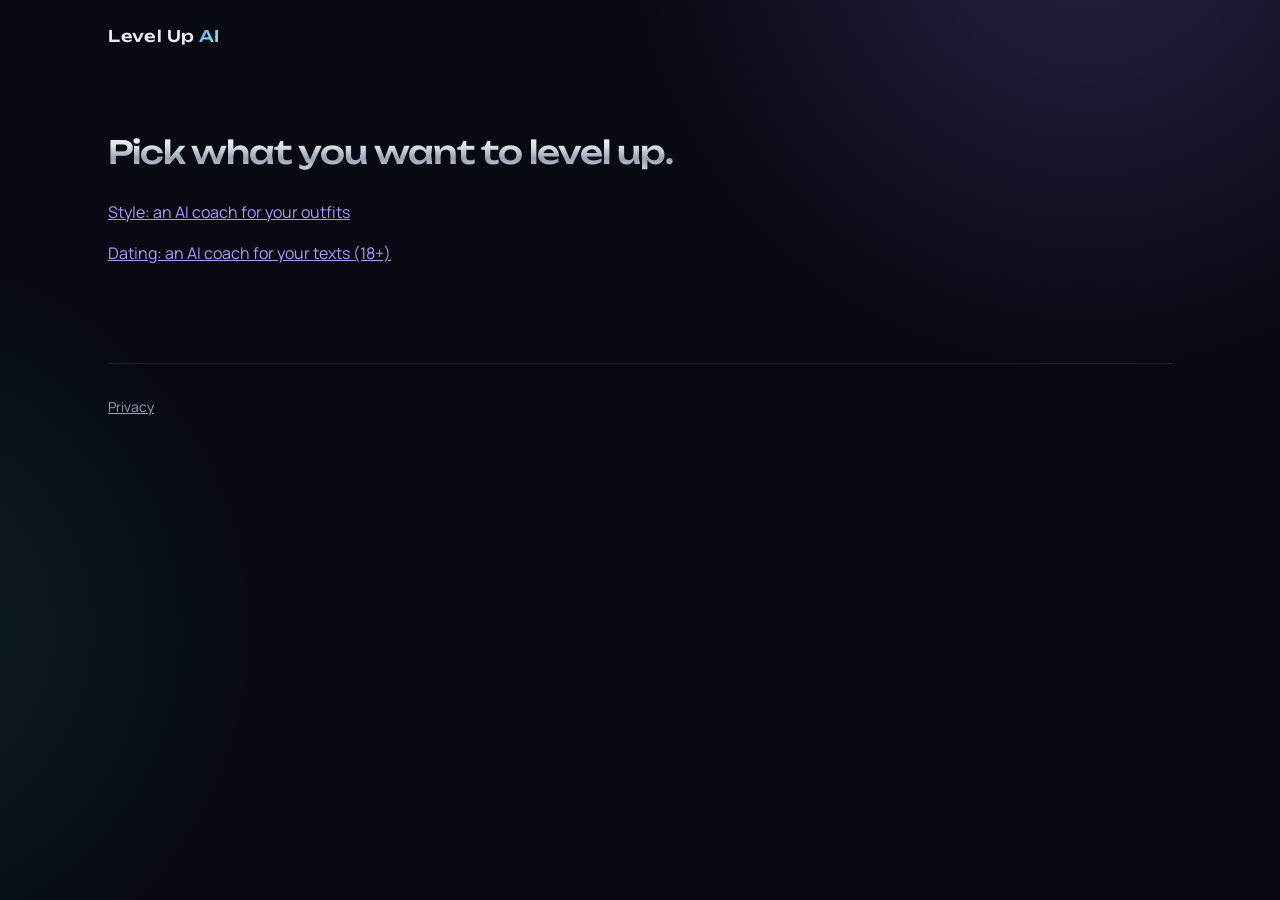
<file: index.html>
<!doctype html>
<html lang="en">
<head>
  <meta charset="utf-8">
  <meta name="viewport" content="width=device-width, initial-scale=1">
  <title>Level Up AI</title>
  <meta name="robots" content="noindex">
  <link rel="preconnect" href="https://fonts.googleapis.com">
  <link rel="preconnect" href="https://fonts.gstatic.com" crossorigin>
  <link href="https://fonts.googleapis.com/css2?family=Unbounded:wght@500;600&family=Manrope:wght@400;500;600;700&display=swap" rel="stylesheet">
  <link rel="stylesheet" href="assets/styles.css">
</head>
<body>
  <div class="wrap">
    <header class="top"><span class="brand">Level Up <span>AI</span></span></header>
    <main class="doc">
      <h1>Pick what you want to level up.</h1>
      <p><a href="style.html">Style: an AI coach for your outfits</a></p>
      <p><a href="dating.html">Dating: an AI coach for your texts (18+)</a></p>
    </main>
    <footer><a href="privacy.html">Privacy</a></footer>
  </div>
</body>
</html>
</file>
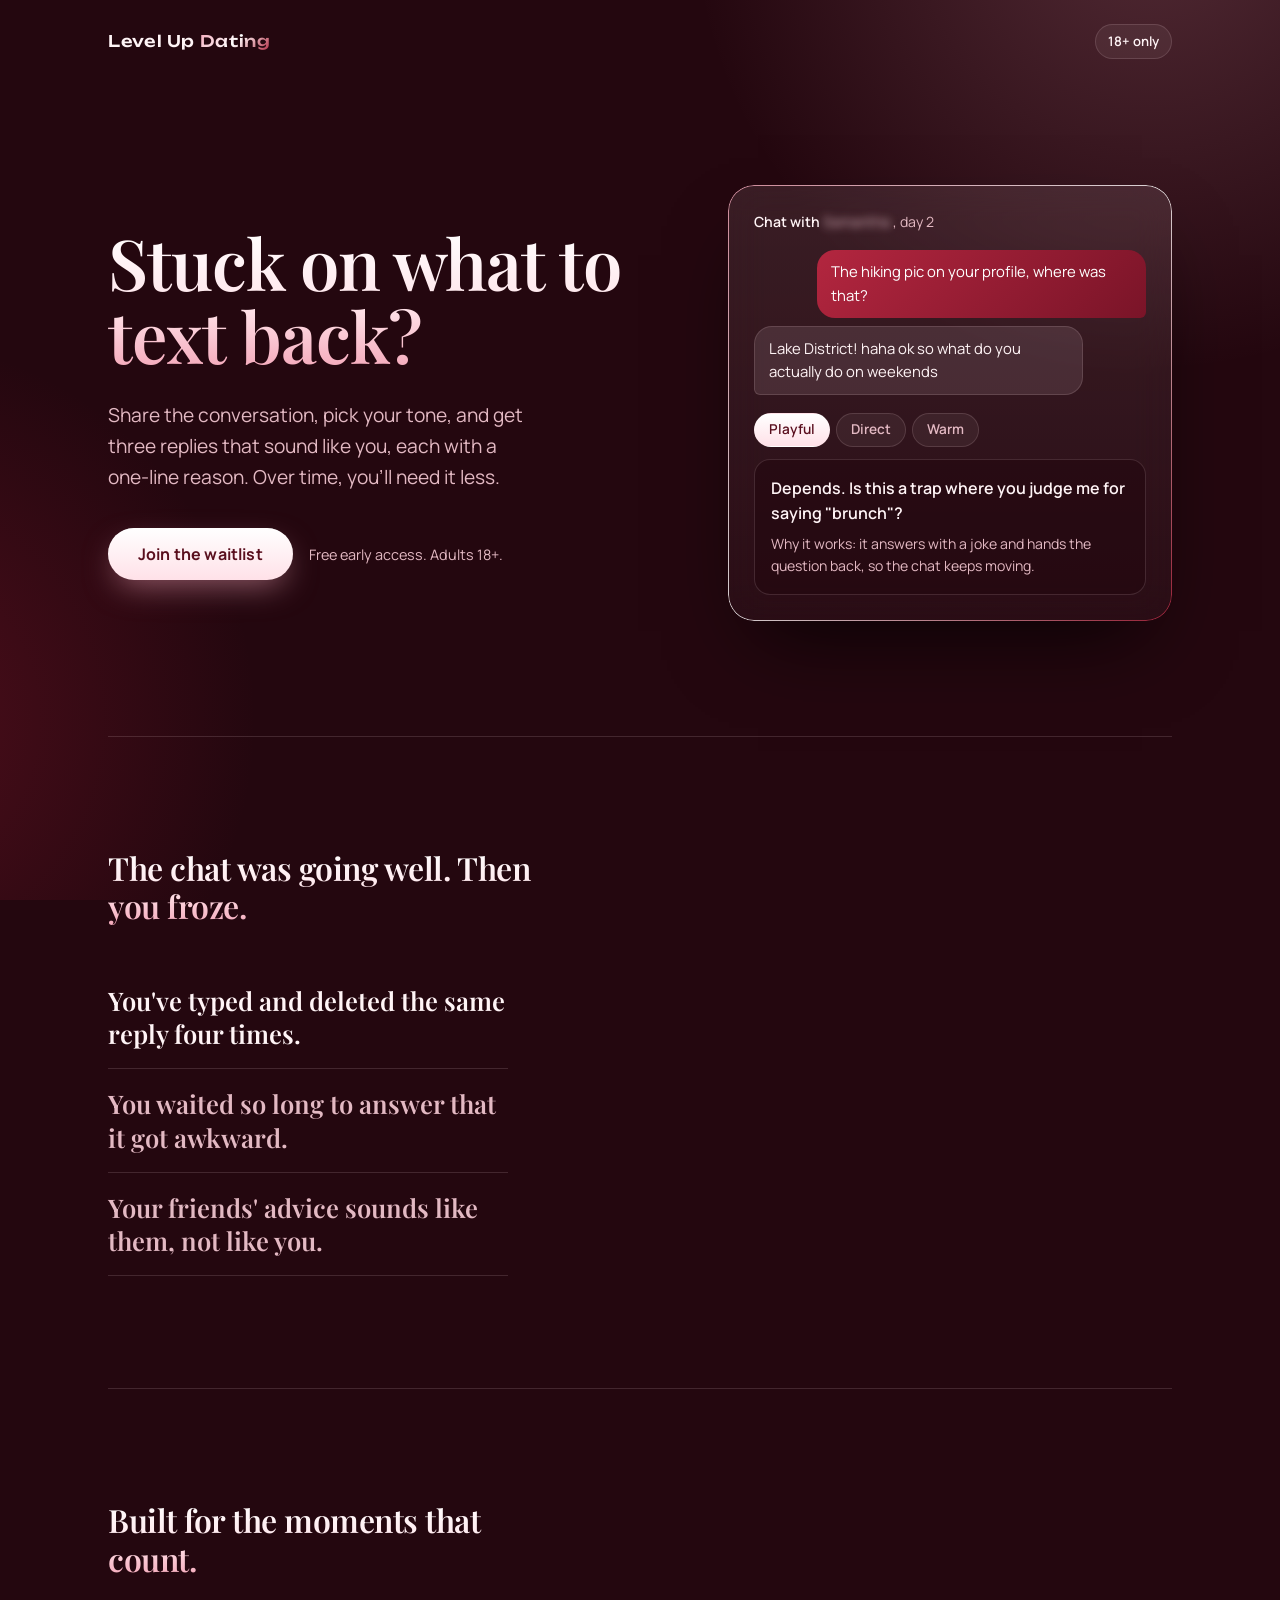
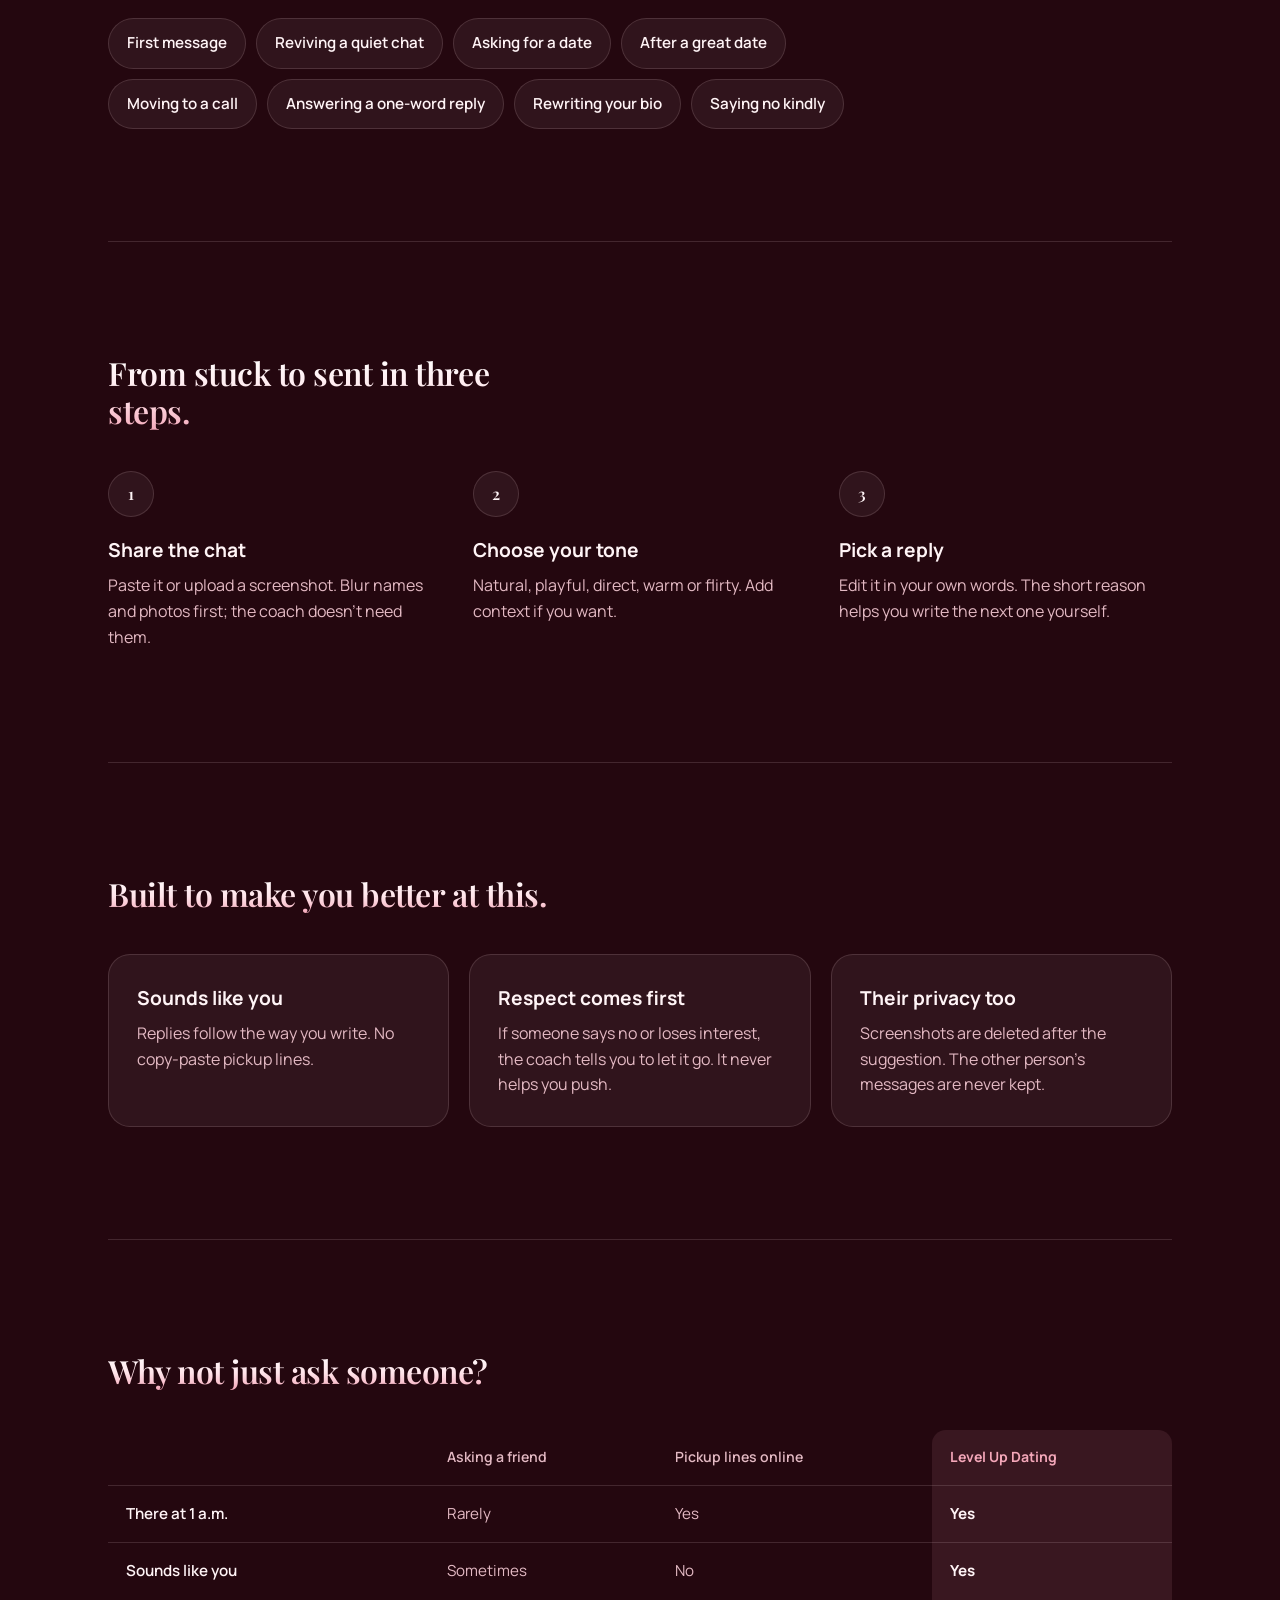
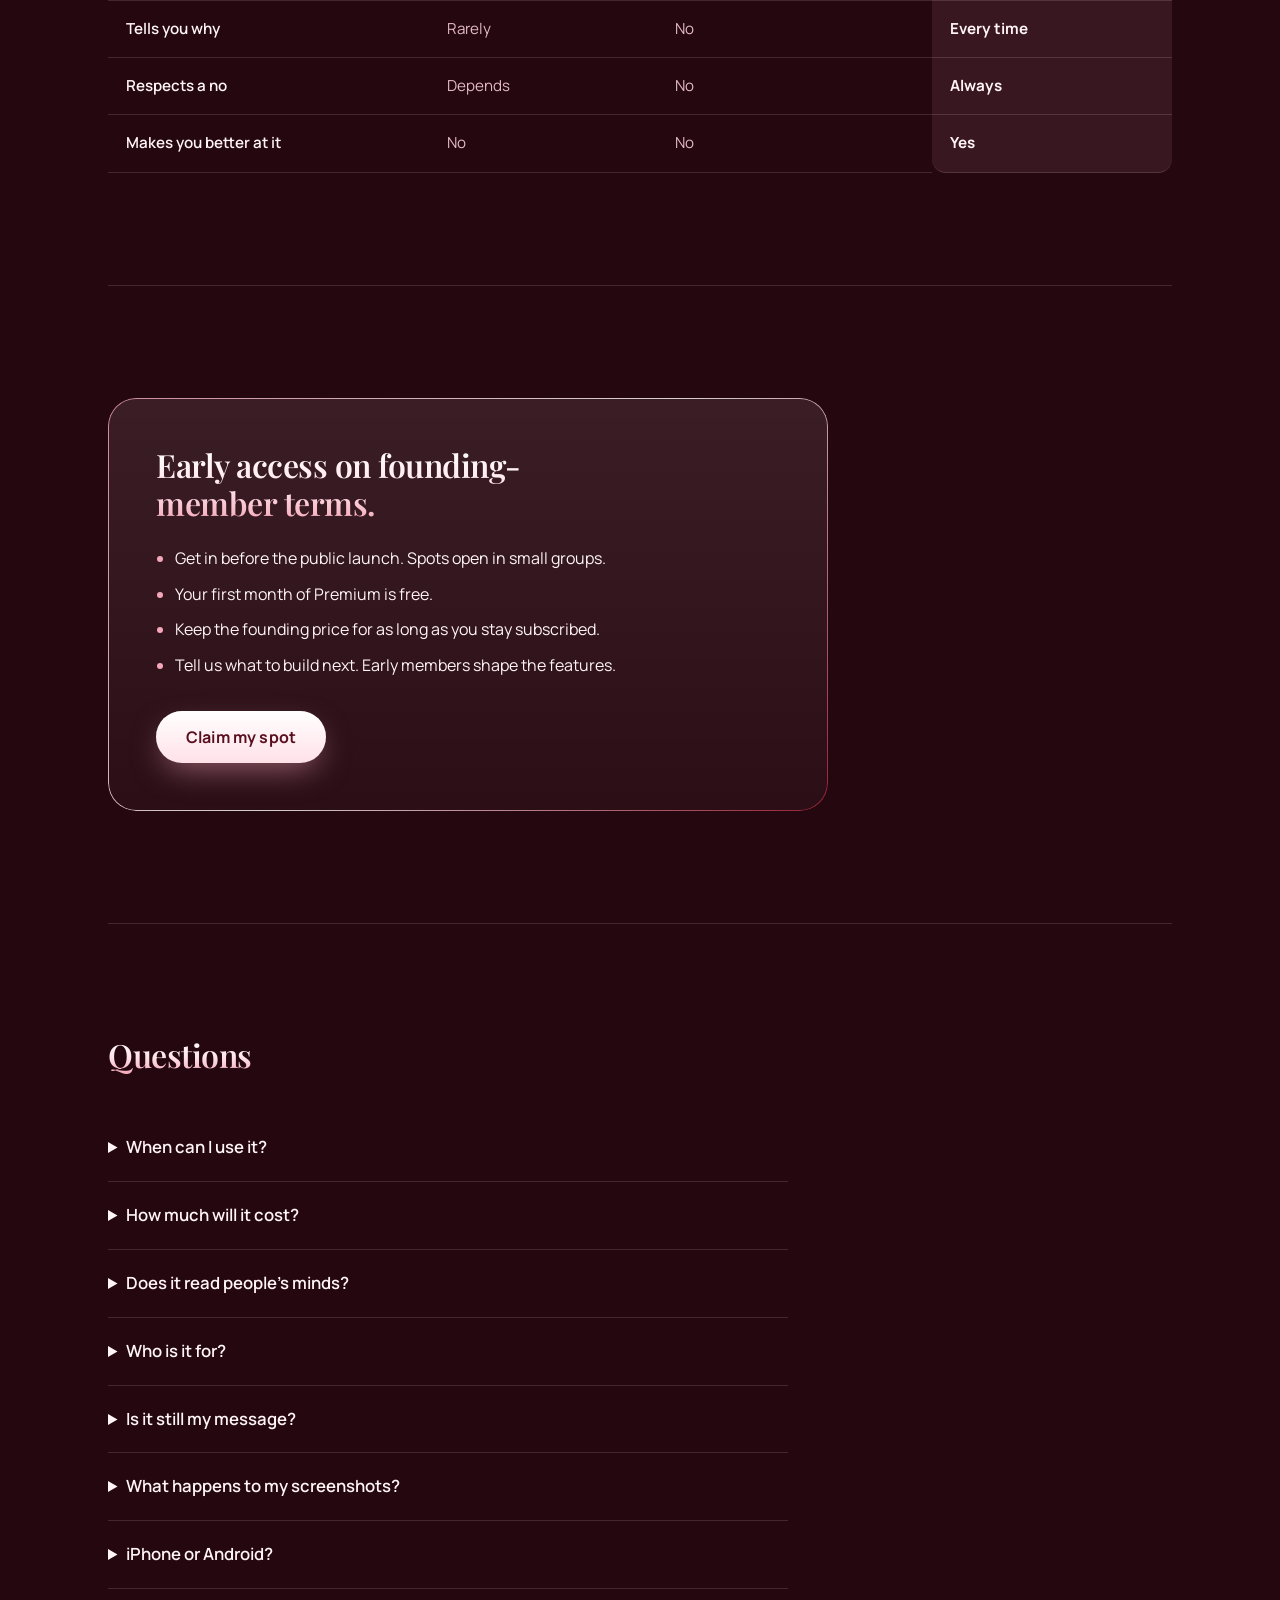
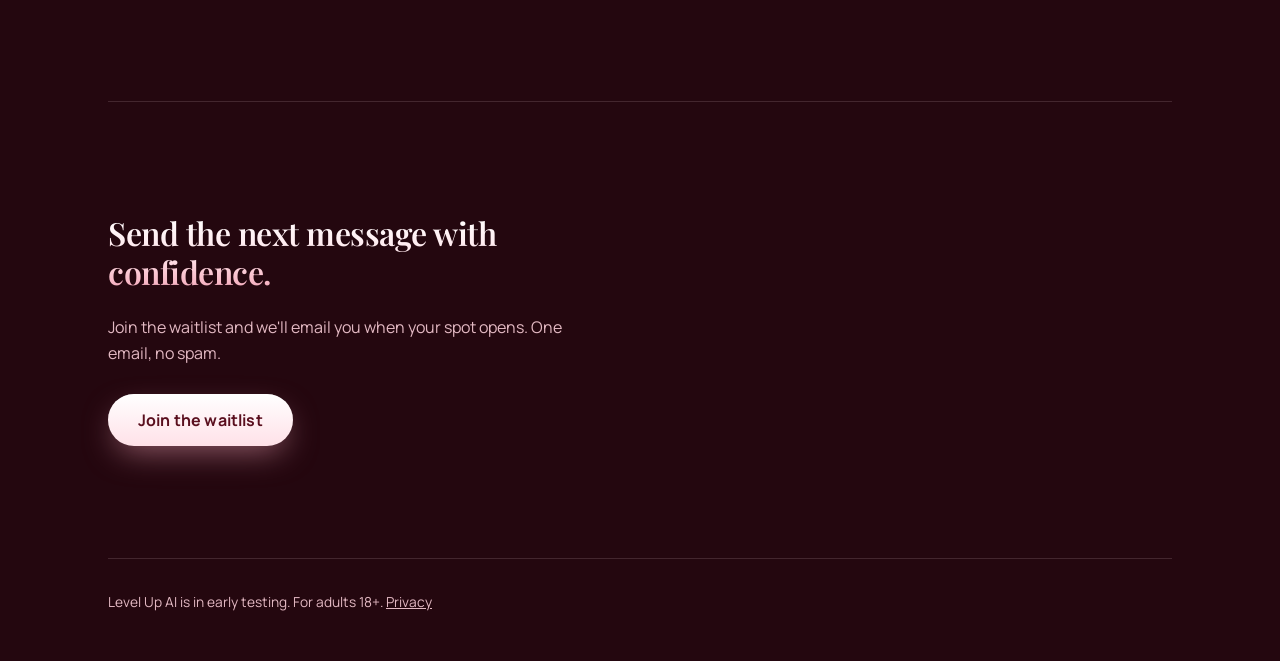
<file: dating.html>
<!doctype html>
<html lang="en">
<head>
  <meta charset="utf-8">
  <meta name="viewport" content="width=device-width, initial-scale=1">
  <title>Level Up Dating – your AI texting coach</title>
  <meta name="description" content="Share a dating conversation, pick your tone, and get replies that sound like you, each with a short reason. For adults 18+.">
  <link rel="preconnect" href="https://fonts.googleapis.com">
  <link rel="preconnect" href="https://fonts.gstatic.com" crossorigin>
  <link href="https://fonts.googleapis.com/css2?family=Unbounded:wght@500;600&family=Playfair+Display:wght@500;600&family=Manrope:wght@400;500;600;700&display=swap" rel="stylesheet">
  <link rel="stylesheet" href="assets/styles.css">
  <!-- Mesure d'audience sans cookie (GoatCounter). Remplacer GOATCOUNTER_CODE. -->
  <script data-goatcounter="https://GOATCOUNTER_CODE.goatcounter.com/count" async src="//gc.zgo.at/count.js"></script>
  <!-- Formulaire de liste d'attente (Tally) -->
  <script async src="https://tally.so/widgets/embed.js"></script>
</head>
<body class="theme-dating">
  <div class="wrap">
    <header class="top">
      <a class="brand" href="./">Level Up <span>Dating</span></a>
      <span class="age-flag">18+ only</span>
    </header>

    <main>
      <div class="hero">
        <div>
          <h1>Stuck on what to text back?</h1>
          <p class="lede">Share the conversation, pick your tone, and get three replies that sound like you, each with a one-line reason. Over time, you'll need it less.</p>
          <div class="cta-row">
            <button class="btn" type="button" data-tally-open="TALLY_FORM_ID_DATING" data-tally-layout="modal" data-tally-width="460" data-goatcounter-click="waitlist-open-dating">Join the waitlist</button>
            <span class="cta-note">Free early access. Adults 18+.</span>
          </div>
        </div>

        <figure class="demo" aria-label="Example of a reply suggestion">
          <p class="demo-context"><strong>Chat with</strong> <span class="blur" aria-hidden="true">Samantha</span> <span class="visually-hidden">a match (name hidden)</span>, day 2</p>
          <div class="chat">
            <p class="bubble you">The hiking pic on your profile, where was that?</p>
            <p class="bubble them">Lake District! haha ok so what do you actually do on weekends</p>
          </div>
          <div class="tones" role="group" aria-label="Tone">
            <button class="tone" type="button" aria-pressed="true" data-tone="playful">Playful</button>
            <button class="tone" type="button" aria-pressed="false" data-tone="direct">Direct</button>
            <button class="tone" type="button" aria-pressed="false" data-tone="warm">Warm</button>
          </div>
          <div class="reply" aria-live="polite">
            <p class="text" id="reply-text">Depends. Is this a trap where you judge me for saying "brunch"?</p>
            <p class="why" id="reply-why">Why it works: it answers with a joke and hands the question back, so the chat keeps moving.</p>
          </div>
        </figure>
      </div>

      <section class="band" aria-labelledby="pain">
        <h2 id="pain">The chat was going well. Then you froze.</h2>
        <ul class="pain">
          <li>You've typed and deleted the same reply four times.</li>
          <li>You waited so long to answer that it got awkward.</li>
          <li>Your friends' advice sounds like them, not like you.</li>
        </ul>
      </section>

      <section class="band" aria-labelledby="moments">
        <h2 id="moments">Built for the moments that count.</h2>
        <ul class="occasions">
          <li>First message</li><li>Reviving a quiet chat</li><li>Asking for a date</li><li>After a great date</li>
          <li>Moving to a call</li><li>Answering a one-word reply</li><li>Rewriting your bio</li><li>Saying no kindly</li>
        </ul>
      </section>

      <section class="band" aria-labelledby="how">
        <h2 id="how">From stuck to sent in three steps.</h2>
        <ol class="steps">
          <li><h3>Share the chat</h3><p>Paste it or upload a screenshot. Blur names and photos first; the coach doesn't need them.</p></li>
          <li><h3>Choose your tone</h3><p>Natural, playful, direct, warm or flirty. Add context if you want.</p></li>
          <li><h3>Pick a reply</h3><p>Edit it in your own words. The short reason helps you write the next one yourself.</p></li>
        </ol>
      </section>

      <section class="band" aria-labelledby="diff">
        <h2 id="diff">Built to make you better at this.</h2>
        <div class="pillars">
          <div><h3>Sounds like you</h3><p>Replies follow the way you write. No copy-paste pickup lines.</p></div>
          <div><h3>Respect comes first</h3><p>If someone says no or loses interest, the coach tells you to let it go. It never helps you push.</p></div>
          <div><h3>Their privacy too</h3><p>Screenshots are deleted after the suggestion. The other person's messages are never kept.</p></div>
        </div>
      </section>

      <section class="band" aria-labelledby="compare">
        <h2 id="compare">Why not just ask someone?</h2>
        <div class="compare-wrap">
          <table class="compare">
            <thead>
              <tr><th scope="col"><span class="visually-hidden">Question</span></th><th scope="col">Asking a friend</th><th scope="col">Pickup lines online</th><th scope="col" class="us">Level Up Dating</th></tr>
            </thead>
            <tbody>
              <tr><th scope="row">There at 1 a.m.</th><td>Rarely</td><td>Yes</td><td class="us">Yes</td></tr>
              <tr><th scope="row">Sounds like you</th><td>Sometimes</td><td>No</td><td class="us">Yes</td></tr>
              <tr><th scope="row">Tells you why</th><td>Rarely</td><td>No</td><td class="us">Every time</td></tr>
              <tr><th scope="row">Respects a no</th><td>Depends</td><td>No</td><td class="us">Always</td></tr>
              <tr><th scope="row">Makes you better at it</th><td>No</td><td>No</td><td class="us">Yes</td></tr>
            </tbody>
          </table>
        </div>
      </section>

      <section class="band" aria-labelledby="offer">
        <div class="offer">
          <h2 id="offer">Early access on founding-member terms.</h2>
          <ul>
            <li>Get in before the public launch. Spots open in small groups.</li>
            <li>Your first month of Premium is free.</li>
            <li>Keep the founding price for as long as you stay subscribed.</li>
            <li>Tell us what to build next. Early members shape the features.</li>
          </ul>
          <button class="btn" type="button" data-tally-open="TALLY_FORM_ID_DATING" data-tally-layout="modal" data-tally-width="460" data-goatcounter-click="waitlist-open-dating-offer">Claim my spot</button>
        </div>
      </section>

      <section class="band faq" aria-labelledby="faq">
        <h2 id="faq">Questions</h2>
        <details>
          <summary>When can I use it?</summary>
          <p>We're opening access in small groups. People on the waitlist get in first.</p>
        </details>
        <details>
          <summary>How much will it cost?</summary>
          <p>There will be a free plan with a few replies per week. Premium is planned at around $7.99 a month for unlimited replies and profile help.</p>
        </details>
        <details>
          <summary>Does it read people's minds?</summary>
          <p>No. It can't know how someone feels from a few messages, and it says so when a chat is unclear.</p>
        </details>
        <details>
          <summary>Who is it for?</summary>
          <p>Adults 18 and over. You'll confirm your age when you join.</p>
        </details>
        <details>
          <summary>Is it still my message?</summary>
          <p>Yes. Suggestions follow the way you write, and you edit them before sending. The reasons help you write the next one on your own.</p>
        </details>
        <details>
          <summary>What happens to my screenshots?</summary>
          <p>They're used for the suggestion, then deleted. The other person's messages are never kept, shared or used to train AI models.</p>
        </details>
        <details>
          <summary>iPhone or Android?</summary>
          <p>Both. Early access starts in your phone's browser, so there's nothing to install.</p>
        </details>
      </section>

      <section class="band closing" aria-labelledby="close">
        <h2 id="close">Send the next message with confidence.</h2>
        <p>Join the waitlist and we'll email you when your spot opens. One email, no spam.</p>
        <button class="btn" type="button" data-tally-open="TALLY_FORM_ID_DATING" data-tally-layout="modal" data-tally-width="460" data-goatcounter-click="waitlist-open-dating-bottom">Join the waitlist</button>
      </section>
    </main>

    <footer>
      Level Up AI is in early testing. For adults 18+. <a href="privacy.html">Privacy</a>
    </footer>
  </div>

  <script>
    // Démonstration des tons : exemple statique, aucune IA appelée.
    const replies = {
      playful: ["Depends. Is this a trap where you judge me for saying \"brunch\"?",
                "Why it works: it answers with a joke and hands the question back, so the chat keeps moving."],
      direct:  ["Climbing on Saturdays, long walks on Sundays. Sounds like you'd beat me on a hill though.",
                "Why it works: a real answer plus a light link to her hiking photo gives her something to reply to."],
      warm:    ["Mostly outdoors, honestly. That Lake District photo made me want to go back. Do you go often?",
                "Why it works: it shares something true and shows interest in what she cares about."]
    };
    document.querySelectorAll('.tone').forEach(btn => {
      btn.addEventListener('click', () => {
        document.querySelectorAll('.tone').forEach(b => b.setAttribute('aria-pressed', 'false'));
        btn.setAttribute('aria-pressed', 'true');
        const [t, w] = replies[btn.dataset.tone];
        document.getElementById('reply-text').textContent = t;
        document.getElementById('reply-why').textContent = w;
      });
    });
  </script>
</body>
</html>
</file>
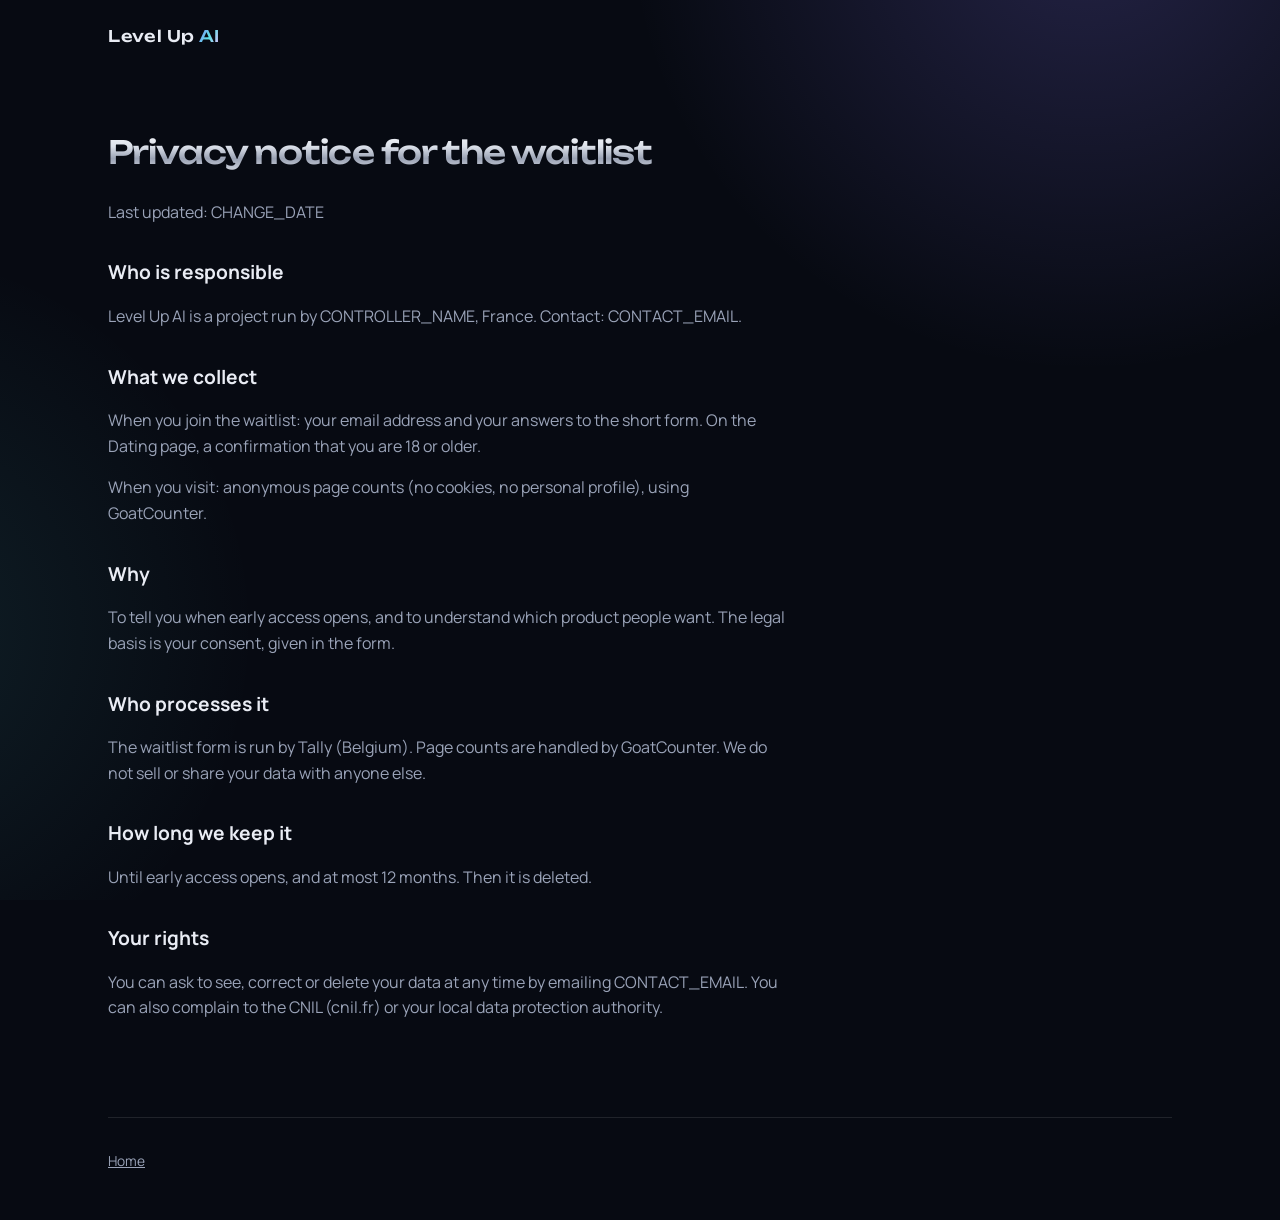
<file: privacy.html>
<!doctype html>
<html lang="en">
<head>
  <meta charset="utf-8">
  <meta name="viewport" content="width=device-width, initial-scale=1">
  <title>Privacy – Level Up AI</title>
  <meta name="robots" content="noindex">
  <link rel="preconnect" href="https://fonts.googleapis.com">
  <link rel="preconnect" href="https://fonts.gstatic.com" crossorigin>
  <link href="https://fonts.googleapis.com/css2?family=Unbounded:wght@500;600&family=Manrope:wght@400;500;600;700&display=swap" rel="stylesheet">
  <link rel="stylesheet" href="assets/styles.css">
</head>
<body>
  <div class="wrap">
    <header class="top"><a class="brand" href="./">Level Up <span>AI</span></a></header>
    <main class="doc">
      <h1>Privacy notice for the waitlist</h1>
      <p>Last updated: CHANGE_DATE</p>

      <h2>Who is responsible</h2>
      <p>Level Up AI is a project run by CONTROLLER_NAME, France. Contact: CONTACT_EMAIL.</p>

      <h2>What we collect</h2>
      <p>When you join the waitlist: your email address and your answers to the short form. On the Dating page, a confirmation that you are 18 or older.</p>
      <p>When you visit: anonymous page counts (no cookies, no personal profile), using GoatCounter.</p>

      <h2>Why</h2>
      <p>To tell you when early access opens, and to understand which product people want. The legal basis is your consent, given in the form.</p>

      <h2>Who processes it</h2>
      <p>The waitlist form is run by Tally (Belgium). Page counts are handled by GoatCounter. We do not sell or share your data with anyone else.</p>

      <h2>How long we keep it</h2>
      <p>Until early access opens, and at most 12 months. Then it is deleted.</p>

      <h2>Your rights</h2>
      <p>You can ask to see, correct or delete your data at any time by emailing CONTACT_EMAIL. You can also complain to the CNIL (cnil.fr) or your local data protection authority.</p>
    </main>
    <footer><a href="./">Home</a></footer>
  </div>
</body>
</html>
</file>
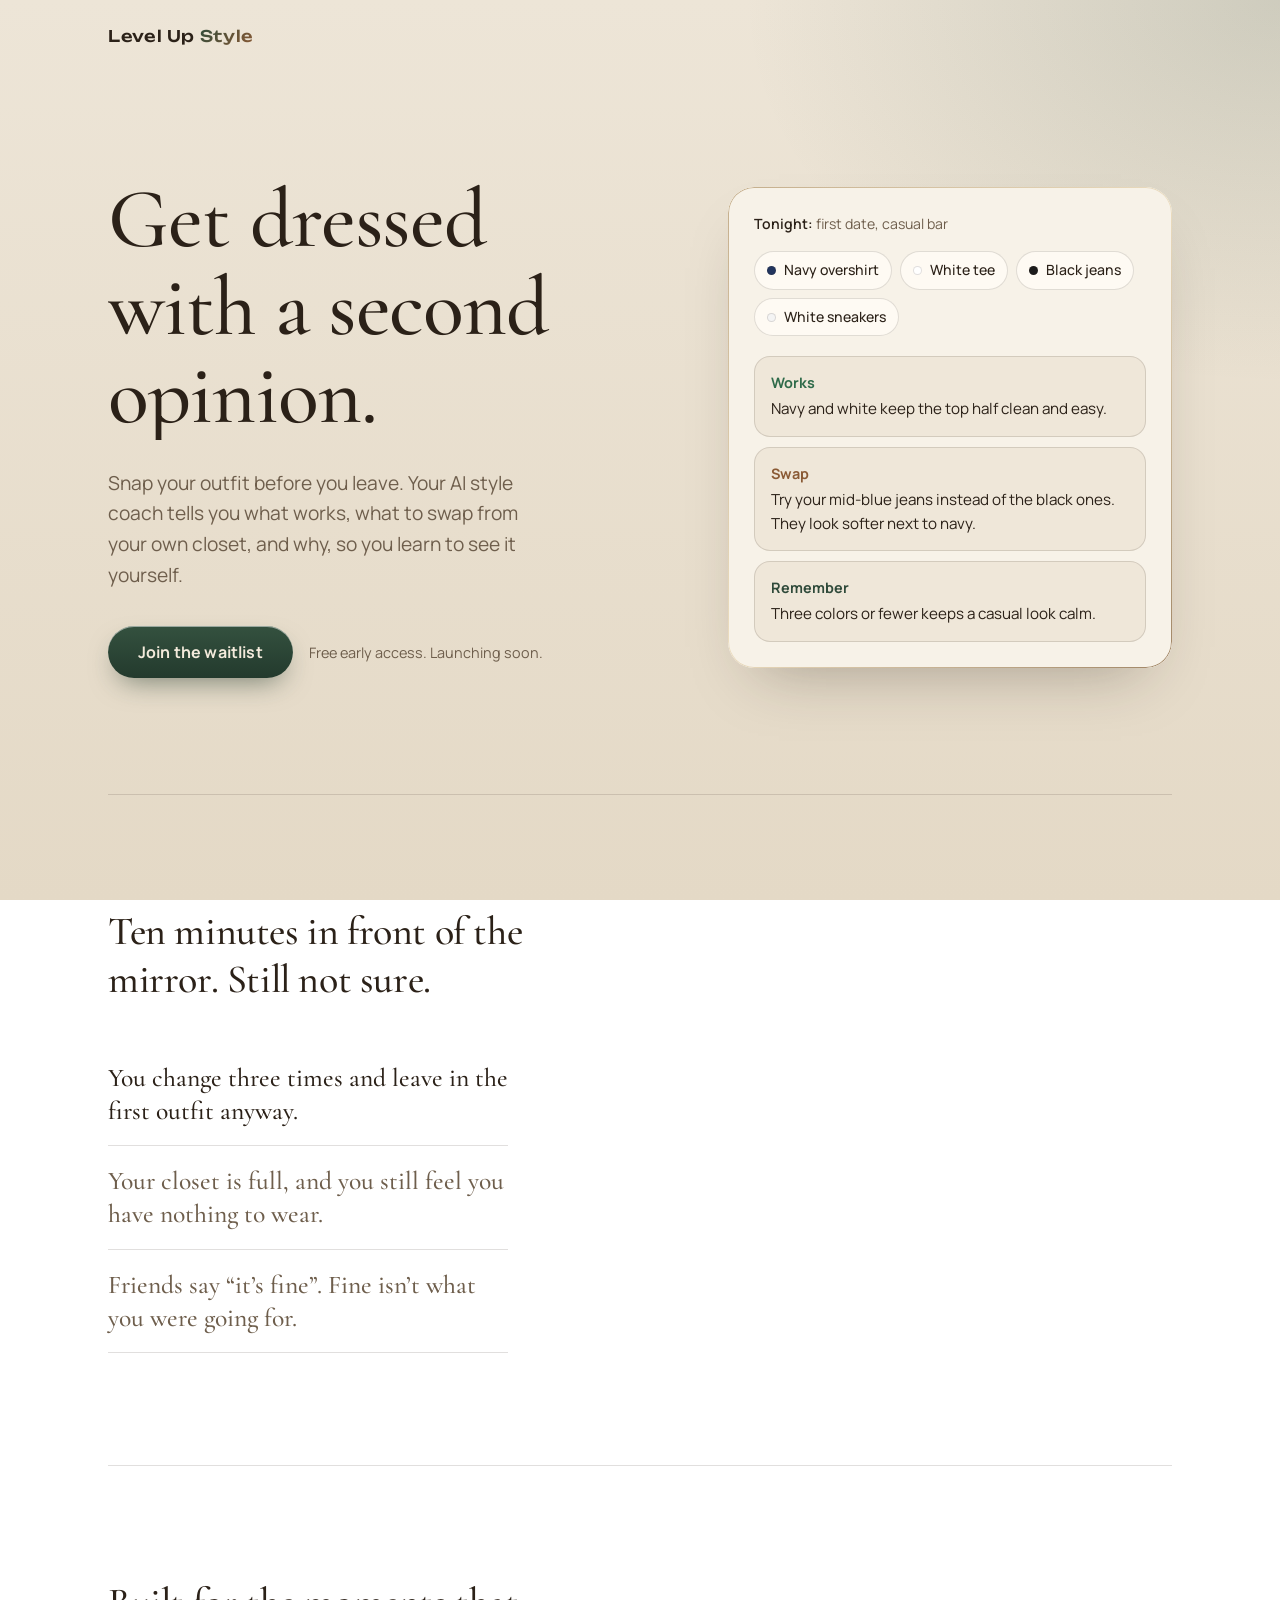
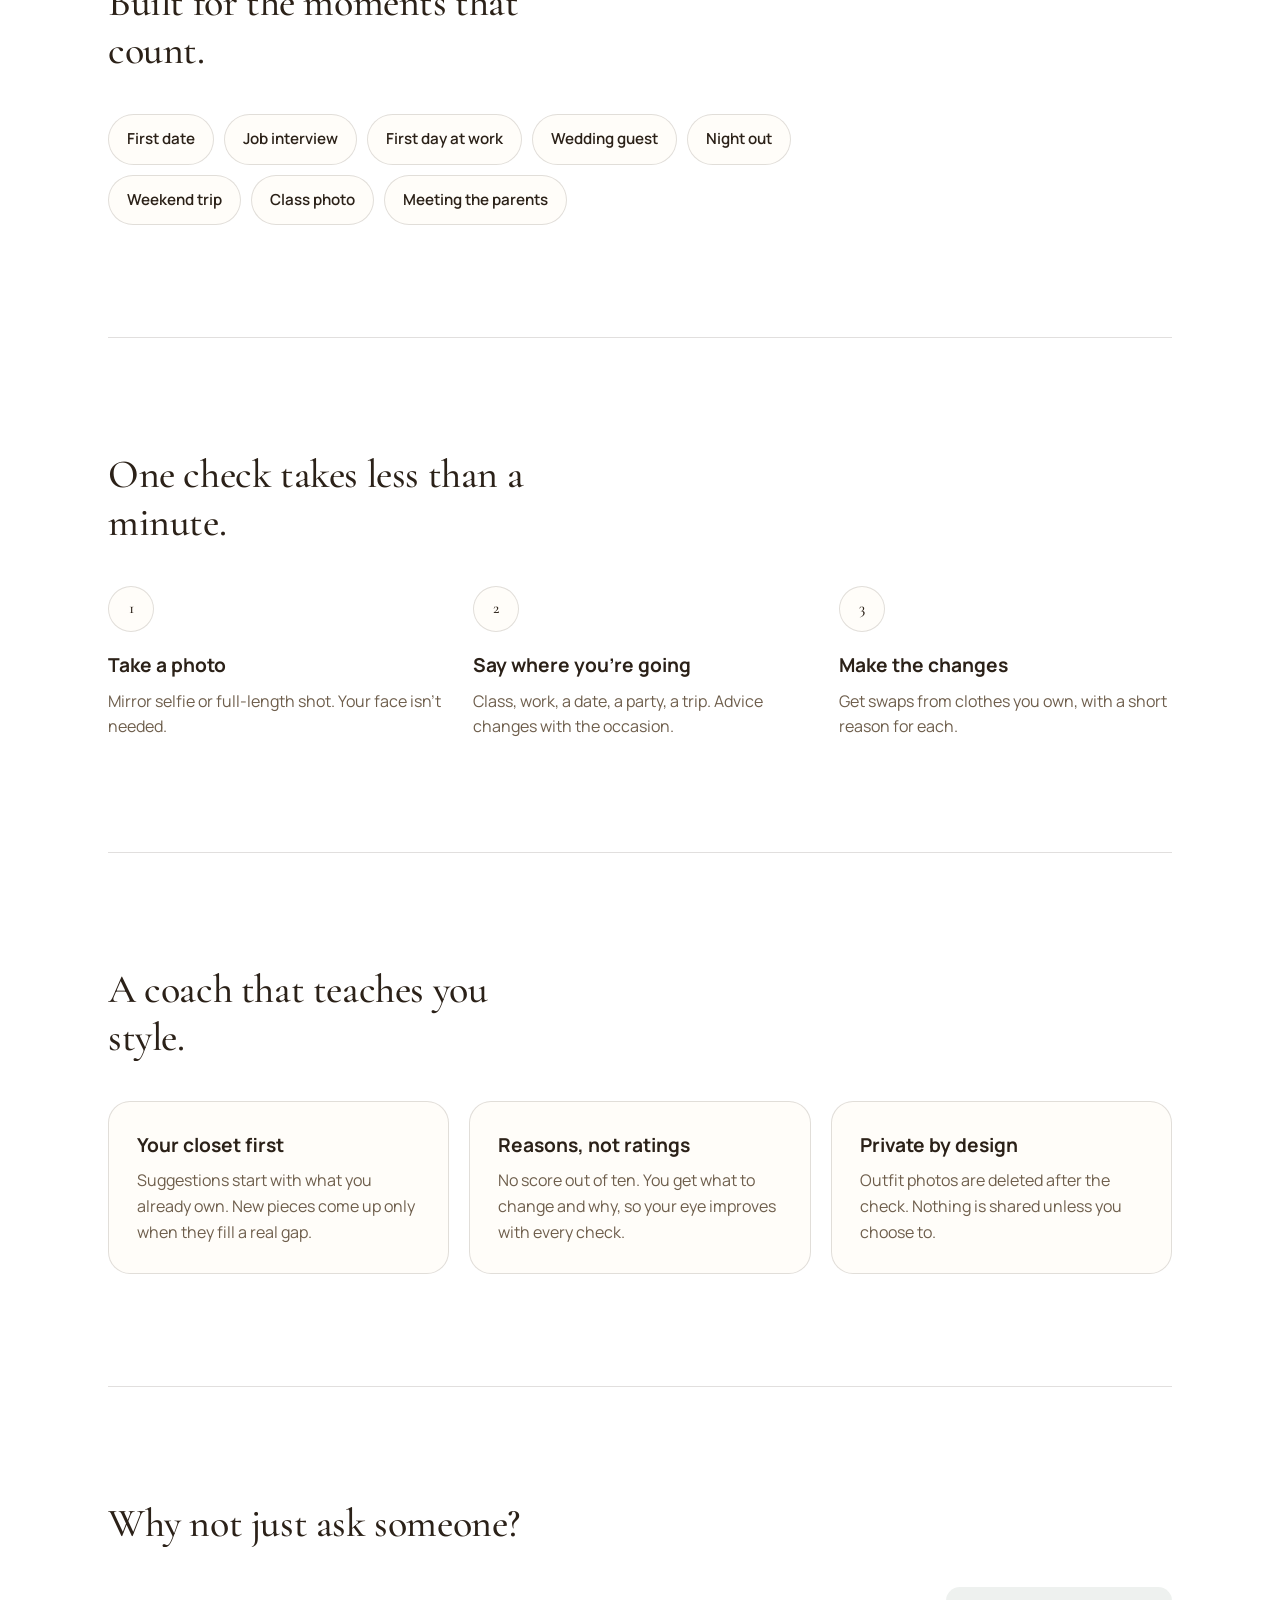
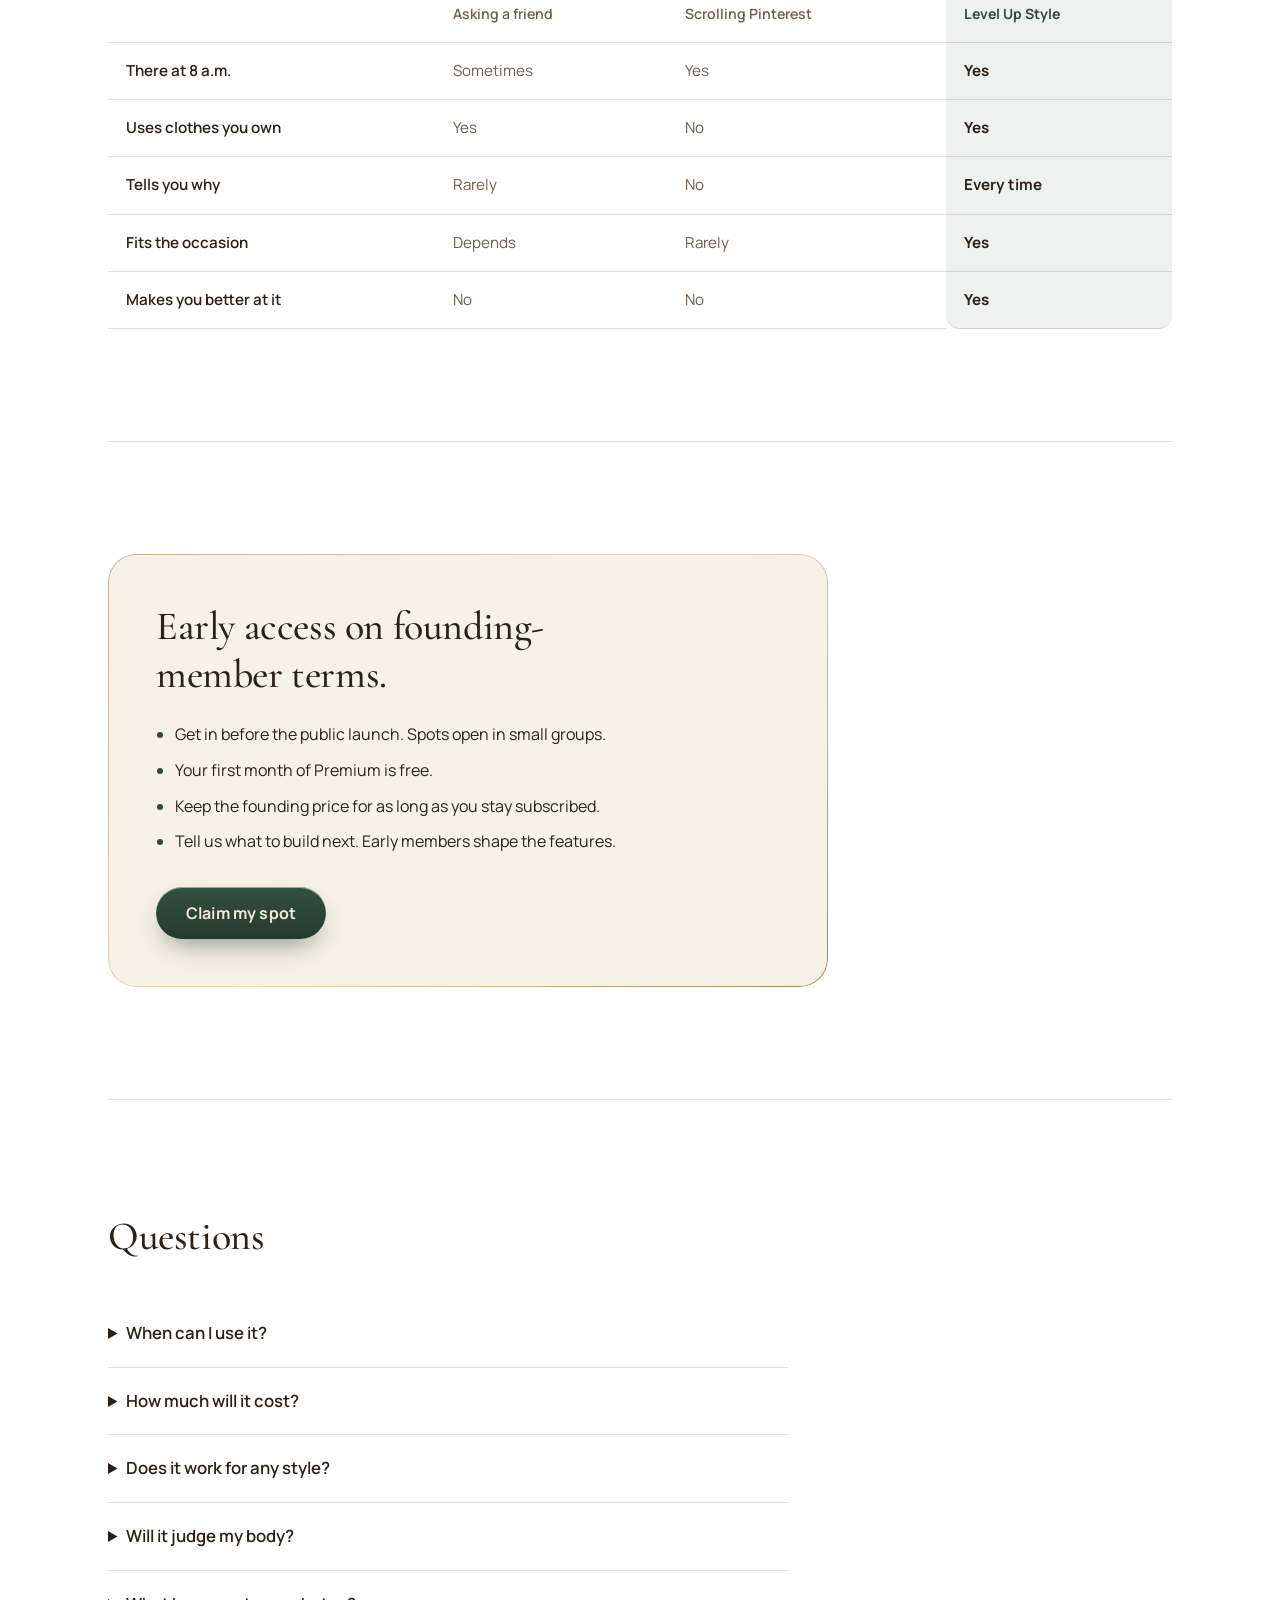
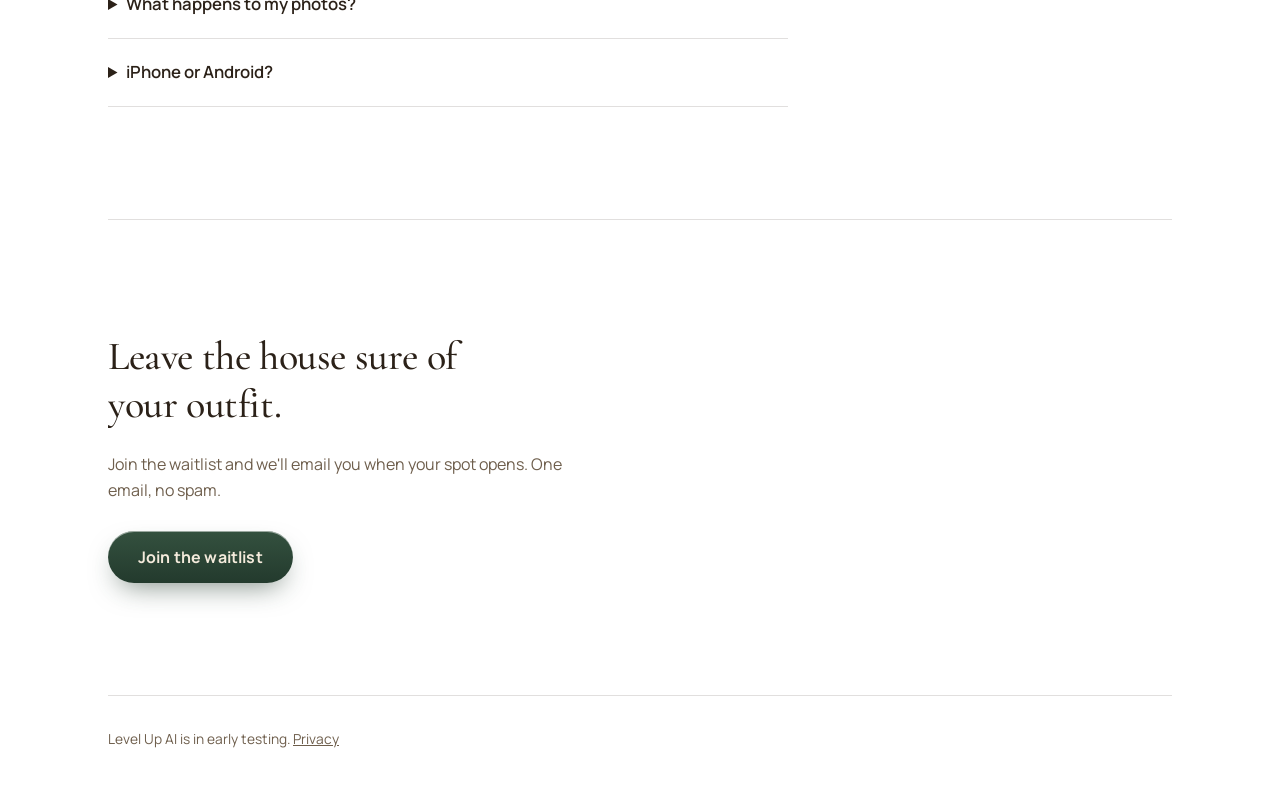
<file: style.html>
<!doctype html>
<html lang="en">
<head>
  <meta charset="utf-8">
  <meta name="viewport" content="width=device-width, initial-scale=1">
  <title>Level Up Style – your AI outfit coach</title>
  <meta name="description" content="Snap your outfit before you leave. Get changes you can make with clothes you already own, and the reason behind each one.">
  <link rel="preconnect" href="https://fonts.googleapis.com">
  <link rel="preconnect" href="https://fonts.gstatic.com" crossorigin>
  <link href="https://fonts.googleapis.com/css2?family=Unbounded:wght@500;600&family=Cormorant+Garamond:wght@500;600&family=Manrope:wght@400;500;600;700&display=swap" rel="stylesheet">
  <link rel="stylesheet" href="assets/styles.css">
  <!-- Mesure d'audience sans cookie (GoatCounter). Remplacer GOATCOUNTER_CODE. -->
  <script data-goatcounter="https://GOATCOUNTER_CODE.goatcounter.com/count" async src="//gc.zgo.at/count.js"></script>
  <!-- Formulaire de liste d'attente (Tally) -->
  <script async src="https://tally.so/widgets/embed.js"></script>
</head>
<body class="theme-style">
  <div class="wrap">
    <header class="top">
      <a class="brand" href="./">Level Up <span>Style</span></a>
    </header>

    <main>
      <div class="hero">
        <div>
          <h1>Get dressed with a second opinion.</h1>
          <p class="lede">Snap your outfit before you leave. Your AI style coach tells you what works, what to swap from your own closet, and why, so you learn to see it yourself.</p>
          <div class="cta-row">
            <button class="btn" type="button" data-tally-open="TALLY_FORM_ID_STYLE" data-tally-layout="modal" data-tally-width="460" data-goatcounter-click="waitlist-open-style">Join the waitlist</button>
            <span class="cta-note">Free early access. Launching soon.</span>
          </div>
        </div>

        <figure class="demo" aria-label="Example of a coach check">
          <p class="demo-context"><strong>Tonight:</strong> first date, casual bar</p>
          <ul class="outfit" aria-label="Outfit in the photo">
            <li><span class="sw" style="background:#22355E"></span>Navy overshirt</li>
            <li><span class="sw" style="background:#FFFFFF"></span>White tee</li>
            <li><span class="sw" style="background:#1B1B1B"></span>Black jeans</li>
            <li><span class="sw" style="background:#F4F4F4"></span>White sneakers</li>
          </ul>
          <ul class="notes">
            <li class="works"><span class="tag">Works</span>Navy and white keep the top half clean and easy.</li>
            <li class="swap"><span class="tag">Swap</span>Try your mid-blue jeans instead of the black ones. They look softer next to navy.</li>
            <li class="learn"><span class="tag">Remember</span>Three colors or fewer keeps a casual look calm.</li>
          </ul>
        </figure>
      </div>

      <section class="band" aria-labelledby="pain">
        <h2 id="pain">Ten minutes in front of the mirror. Still not sure.</h2>
        <ul class="pain">
          <li>You change three times and leave in the first outfit anyway.</li>
          <li>Your closet is full, and you still feel you have nothing to wear.</li>
          <li>Friends say “it’s fine”. Fine isn’t what you were going for.</li>
        </ul>
      </section>

      <section class="band" aria-labelledby="moments">
        <h2 id="moments">Built for the moments that count.</h2>
        <ul class="occasions">
          <li>First date</li><li>Job interview</li><li>First day at work</li><li>Wedding guest</li>
          <li>Night out</li><li>Weekend trip</li><li>Class photo</li><li>Meeting the parents</li>
        </ul>
      </section>

      <section class="band" aria-labelledby="how">
        <h2 id="how">One check takes less than a minute.</h2>
        <ol class="steps">
          <li><h3>Take a photo</h3><p>Mirror selfie or full-length shot. Your face isn't needed.</p></li>
          <li><h3>Say where you're going</h3><p>Class, work, a date, a party, a trip. Advice changes with the occasion.</p></li>
          <li><h3>Make the changes</h3><p>Get swaps from clothes you own, with a short reason for each.</p></li>
        </ol>
      </section>

      <section class="band" aria-labelledby="diff">
        <h2 id="diff">A coach that teaches you style.</h2>
        <div class="pillars">
          <div><h3>Your closet first</h3><p>Suggestions start with what you already own. New pieces come up only when they fill a real gap.</p></div>
          <div><h3>Reasons, not ratings</h3><p>No score out of ten. You get what to change and why, so your eye improves with every check.</p></div>
          <div><h3>Private by design</h3><p>Outfit photos are deleted after the check. Nothing is shared unless you choose to.</p></div>
        </div>
      </section>

      <section class="band" aria-labelledby="compare">
        <h2 id="compare">Why not just ask someone?</h2>
        <div class="compare-wrap">
          <table class="compare">
            <thead>
              <tr><th scope="col"><span class="visually-hidden">Question</span></th><th scope="col">Asking a friend</th><th scope="col">Scrolling Pinterest</th><th scope="col" class="us">Level Up Style</th></tr>
            </thead>
            <tbody>
              <tr><th scope="row">There at 8 a.m.</th><td>Sometimes</td><td>Yes</td><td class="us">Yes</td></tr>
              <tr><th scope="row">Uses clothes you own</th><td>Yes</td><td>No</td><td class="us">Yes</td></tr>
              <tr><th scope="row">Tells you why</th><td>Rarely</td><td>No</td><td class="us">Every time</td></tr>
              <tr><th scope="row">Fits the occasion</th><td>Depends</td><td>Rarely</td><td class="us">Yes</td></tr>
              <tr><th scope="row">Makes you better at it</th><td>No</td><td>No</td><td class="us">Yes</td></tr>
            </tbody>
          </table>
        </div>
      </section>

      <section class="band" aria-labelledby="offer">
        <div class="offer">
          <h2 id="offer">Early access on founding-member terms.</h2>
          <ul>
            <li>Get in before the public launch. Spots open in small groups.</li>
            <li>Your first month of Premium is free.</li>
            <li>Keep the founding price for as long as you stay subscribed.</li>
            <li>Tell us what to build next. Early members shape the features.</li>
          </ul>
          <button class="btn" type="button" data-tally-open="TALLY_FORM_ID_STYLE" data-tally-layout="modal" data-tally-width="460" data-goatcounter-click="waitlist-open-style-offer">Claim my spot</button>
        </div>
      </section>

      <section class="band faq" aria-labelledby="faq">
        <h2 id="faq">Questions</h2>
        <details>
          <summary>When can I use it?</summary>
          <p>We're opening access in small groups. People on the waitlist get in first.</p>
        </details>
        <details>
          <summary>How much will it cost?</summary>
          <p>There will be a free plan with a few checks per week. Premium is planned at around $7.99 a month for unlimited checks and your saved closet.</p>
        </details>
        <details>
          <summary>Does it work for any style?</summary>
          <p>Yes. You tell it the style you like, and advice follows that, from streetwear to smart casual.</p>
        </details>
        <details>
          <summary>Will it judge my body?</summary>
          <p>No. It looks at the clothes: colors, fit, proportions and the occasion. It never rates your looks.</p>
        </details>
        <details>
          <summary>What happens to my photos?</summary>
          <p>They're used for the check, then deleted. Nothing is shared or used to train AI models.</p>
        </details>
        <details>
          <summary>iPhone or Android?</summary>
          <p>Both. Early access starts in your phone's browser, so there's nothing to install.</p>
        </details>
      </section>

      <section class="band closing" aria-labelledby="close">
        <h2 id="close">Leave the house sure of your outfit.</h2>
        <p>Join the waitlist and we'll email you when your spot opens. One email, no spam.</p>
        <button class="btn" type="button" data-tally-open="TALLY_FORM_ID_STYLE" data-tally-layout="modal" data-tally-width="460" data-goatcounter-click="waitlist-open-style-bottom">Join the waitlist</button>
      </section>
    </main>

    <footer>
      Level Up AI is in early testing. <a href="privacy.html">Privacy</a>
    </footer>
  </div>
</body>
</html>
</file>
<file: assets/styles.css>
/* LEVEL UP AI — système visuel
   Cadre commun : mise en page, composants, police du texte (Manrope).
   Chaque pilier a son univers : couleurs, matière, police des titres.

   Thèmes :
   - (par défaut) Futuriste luxe : app, accueil, Social.
   - .theme-style   Maison de couture : sable, cognac, vert bouteille.
   - .theme-dating  Romantique : bordeaux, rose, blanc.
   - .theme-glow    (à venir) Salle de bain de luxe.
*/

/* ---------- Thème par défaut : futuriste luxe ---------- */
:root {
  --page-bg:
    radial-gradient(60vw 60vw at 85% -10%, rgba(139, 124, 255, 0.22), transparent 60%),
    radial-gradient(50vw 50vw at -10% 70%, rgba(92, 225, 230, 0.10), transparent 60%),
    #070A12;
  --text: #E9ECF4;
  --muted: #9AA3B8;
  --line: rgba(255, 255, 255, 0.10);
  --glass: rgba(255, 255, 255, 0.045);
  --glass-strong: rgba(255, 255, 255, 0.08);
  --card-bg: linear-gradient(180deg, rgba(255,255,255,.07), rgba(255,255,255,.02));
  --inset-bg: rgba(7, 10, 18, 0.55);
  --card-shadow: 0 40px 80px -30px rgba(0,0,0,.8);

  --accent: #A99CFF;
  --accent-2: #7FE6EA;
  --highlight-bg: rgba(169, 156, 255, 0.08);
  --ok: #7EE3B8;
  --swap: #F6BE8E;

  --heading-fill: linear-gradient(180deg, #FFFFFF 0%, #DCE1EA 38%, #9AA2B4 62%, #EEF1F6 100%);
  --edge: linear-gradient(120deg, #8B7CFF 0%, #5CE1E6 50%, #F3B8FF 100%);
  --btn-bg: linear-gradient(180deg, #FFFFFF 0%, #DCE1EA 38%, #9AA2B4 62%, #EEF1F6 100%);
  --btn-text: #0B0F1C;
  --btn-glow: 0 10px 30px -8px rgba(169, 156, 255, 0.55);
  --bubble-you: linear-gradient(135deg, #6E5CFF, #4B8DF0);
  --bubble-you-text: #FFFFFF;
  --sheen: rgba(255,255,255,.10);

  --display: "Unbounded", system-ui, sans-serif;
  --display-weight: 500;
  --display-tracking: -0.03em;
  --body: "Manrope", system-ui, sans-serif;

  --step-0: 1rem;
  --step-1: 1.2rem;
  --step-2: clamp(1.5rem, 3vw, 2rem);
  --step-3: clamp(2.3rem, 5.6vw, 4.4rem);
  --gutter: clamp(16px, 4vw, 48px);
}

/* ---------- Thème Style : maison de couture ---------- */
.theme-style {
  --page-bg:
    radial-gradient(70vw 50vw at 100% 0%, rgba(47, 74, 58, 0.16), transparent 60%),
    linear-gradient(180deg, #EDE5D7 0%, #E4D9C6 100%);
  --text: #2B2118;
  --muted: #6E5E4C;
  --line: rgba(43, 33, 24, 0.14);
  --glass: rgba(255, 252, 245, 0.55);
  --glass-strong: rgba(255, 252, 245, 0.85);
  --card-bg: #F7F2E8;
  --inset-bg: #EFE7D9;
  --card-shadow: 0 30px 60px -30px rgba(43, 33, 24, 0.35);

  --accent: #2F4A3A;
  --accent-2: #8A5A35;
  --highlight-bg: rgba(47, 74, 58, 0.08);
  --ok: #2F6B4A;
  --swap: #8A5A35;

  --heading-fill: linear-gradient(#2B2118, #2B2118);
  --edge: linear-gradient(135deg, #B79C74 0%, #E8D7B5 50%, #8A6A44 100%);
  --btn-bg: linear-gradient(180deg, #34513F 0%, #233A2D 100%);
  --btn-text: #F3EADB;
  --btn-glow: 0 12px 28px -10px rgba(35, 58, 45, 0.6);
  --sheen: rgba(255, 255, 255, 0.45);

  --display: "Cormorant Garamond", Georgia, serif;
  --display-weight: 500;
  --display-tracking: -0.01em;
  --step-3: clamp(2.8rem, 6.6vw, 5.4rem);
  --step-2: clamp(1.8rem, 3.6vw, 2.5rem);
}

.theme-style .brand span { background: linear-gradient(135deg, #2F4A3A, #8A5A35); -webkit-background-clip: text; background-clip: text; }

/* ---------- Thème Dating : romantique ---------- */
.theme-dating {
  --page-bg:
    radial-gradient(60vw 60vw at 90% -10%, rgba(244, 167, 185, 0.22), transparent 60%),
    radial-gradient(50vw 50vw at -10% 80%, rgba(158, 27, 50, 0.35), transparent 60%),
    #24070F;
  --text: #FFF4F6;
  --muted: #E3B9C3;
  --line: rgba(255, 228, 234, 0.14);
  --glass: rgba(255, 228, 234, 0.06);
  --glass-strong: rgba(255, 228, 234, 0.11);
  --card-bg: linear-gradient(180deg, rgba(255, 228, 234, .10), rgba(255, 228, 234, .03));
  --inset-bg: rgba(36, 7, 15, 0.6);

  --accent: #F4A7B9;
  --accent-2: #FFD6DF;
  --highlight-bg: rgba(244, 167, 185, 0.10);
  --ok: #FFD6DF;
  --swap: #F4A7B9;

  --heading-fill: linear-gradient(180deg, #FFFFFF 0%, #FFE4EA 55%, #F4A7B9 100%);
  --edge: linear-gradient(135deg, #F4A7B9 0%, #FFFFFF 50%, #B3263F 100%);
  --btn-bg: linear-gradient(180deg, #FFFFFF 0%, #FFE1E8 100%);
  --btn-text: #5A0F1E;
  --btn-glow: 0 12px 32px -8px rgba(244, 167, 185, 0.55);
  --bubble-you: linear-gradient(135deg, #B3263F, #7A1428);
  --bubble-you-text: #FFFFFF;
  --sheen: rgba(255, 228, 234, .14);

  --display: "Playfair Display", Georgia, serif;
  --display-weight: 600;
  --display-tracking: -0.015em;
}

/* ---------- Base ---------- */
* { box-sizing: border-box; }
html { -webkit-text-size-adjust: 100%; }

body {
  margin: 0;
  background: var(--page-bg);
  background-attachment: fixed;
  color: var(--text);
  font-family: var(--body);
  font-size: var(--step-0);
  line-height: 1.6;
}

a { color: var(--accent); }
a:focus-visible, button:focus-visible, summary:focus-visible {
  outline: 2px solid var(--accent);
  outline-offset: 3px;
  border-radius: 8px;
}

.wrap { max-width: 1160px; margin: 0 auto; padding: 0 var(--gutter); }

.visually-hidden {
  position: absolute; width: 1px; height: 1px; padding: 0; margin: -1px;
  overflow: hidden; clip: rect(0 0 0 0); white-space: nowrap; border: 0;
}

/* En-tête (commun à tous les thèmes : même logo, même police) */
.top { display: flex; justify-content: space-between; align-items: center; padding: 24px 0; }
.brand {
  font-family: "Unbounded", system-ui, sans-serif;
  font-weight: 500;
  font-size: 1rem;
  letter-spacing: 0.04em;
  color: var(--text);
  text-decoration: none;
}
.brand span {
  background: var(--edge);
  -webkit-background-clip: text; background-clip: text;
  color: transparent;
}
.age-flag {
  font-size: 0.82rem;
  font-weight: 600;
  padding: 6px 12px;
  border-radius: 999px;
  border: 1px solid var(--line);
  background: var(--glass);
  color: var(--text);
}

/* Titres */
.hero h1, .band h2, .doc h1 {
  font-family: var(--display);
  font-weight: var(--display-weight);
  letter-spacing: var(--display-tracking);
  background: var(--heading-fill);
  -webkit-background-clip: text; background-clip: text;
  color: transparent;
}

/* Hero */
.hero {
  display: grid;
  grid-template-columns: 1.1fr 0.9fr;
  gap: clamp(36px, 6vw, 88px);
  align-items: center;
  padding: clamp(40px, 8vw, 120px) 0 clamp(56px, 9vw, 128px);
}
.hero h1 { font-size: var(--step-3); line-height: 1.04; margin: 0 0 28px; max-width: 13ch; }
.lede { font-size: var(--step-1); color: var(--muted); max-width: 36ch; margin: 0 0 36px; }

.cta-row { display: flex; flex-wrap: wrap; gap: 16px; align-items: center; }
.btn {
  appearance: none;
  border: 0;
  cursor: pointer;
  font: 700 1rem/1 var(--body);
  letter-spacing: 0.01em;
  padding: 18px 30px;
  border-radius: 999px;
  color: var(--btn-text);
  background: var(--btn-bg);
  box-shadow: inset 0 1px 0 rgba(255,255,255,.5), var(--btn-glow);
  transition: transform .15s ease, filter .15s ease;
}
.btn:hover { transform: translateY(-1px); filter: brightness(1.05); }
.btn:active { transform: translateY(1px); }
.cta-note { font-size: 0.9rem; color: var(--muted); }

/* Carte de démonstration avec liseré */
.demo {
  position: relative;
  margin: 0;
  padding: 26px;
  border-radius: 26px;
  background: var(--card-bg);
  -webkit-backdrop-filter: blur(18px); backdrop-filter: blur(18px);
  box-shadow: var(--card-shadow);
  overflow: hidden;
}
.demo::before, .offer::before {
  content: "";
  position: absolute; inset: 0;
  border-radius: inherit;
  padding: 1px;
  background: var(--edge);
  -webkit-mask: linear-gradient(#000 0 0) content-box, linear-gradient(#000 0 0);
  -webkit-mask-composite: xor; mask-composite: exclude;
  opacity: .8;
  pointer-events: none;
}
/* Seule animation automatique : un reflet qui traverse la carte au chargement */
.demo::after {
  content: "";
  position: absolute; top: -20%; bottom: -20%; left: -60%;
  width: 40%;
  background: linear-gradient(100deg, transparent, var(--sheen), transparent);
  transform: skewX(-12deg);
  animation: sheen 2.4s ease-out .6s 1 both;
  pointer-events: none;
}
@keyframes sheen { from { left: -60%; } to { left: 130%; } }

.demo-context { font-size: 0.88rem; color: var(--muted); margin: 0 0 16px; }
.demo-context strong { color: var(--text); font-weight: 600; }

/* Style : tenue */
.outfit { list-style: none; margin: 0 0 20px; padding: 0; display: flex; flex-wrap: wrap; gap: 8px; }
.outfit li {
  padding: 7px 12px;
  border-radius: 999px;
  background: var(--glass-strong);
  border: 1px solid var(--line);
  font-size: 0.88rem;
  font-weight: 500;
}
.outfit .sw { display: inline-block; width: 9px; height: 9px; border-radius: 50%; margin-right: 8px; border: 1px solid var(--line); }

.notes { margin: 0; padding: 0; list-style: none; display: grid; gap: 10px; }
.notes li {
  padding: 14px 16px;
  border-radius: 16px;
  background: var(--inset-bg);
  border: 1px solid var(--line);
  font-size: 0.95rem;
}
.notes .tag { display: block; font-weight: 700; font-size: 0.9rem; margin-bottom: 3px; }
.notes .works .tag { color: var(--ok); }
.notes .swap .tag { color: var(--swap); }
.notes .learn .tag { color: var(--accent); }

/* Dating : conversation */
.chat { display: grid; gap: 8px; margin-bottom: 18px; }
.bubble { max-width: 84%; padding: 10px 14px; border-radius: 18px; font-size: 0.93rem; margin: 0; }
.bubble.them { background: var(--glass-strong); border: 1px solid var(--line); border-bottom-left-radius: 6px; }
.bubble.you { background: var(--bubble-you); color: var(--bubble-you-text); border-bottom-right-radius: 6px; justify-self: end; }
.blur { filter: blur(4px); user-select: none; }

.tones { display: flex; gap: 6px; margin-bottom: 12px; flex-wrap: wrap; }
.tone {
  font: 600 0.85rem/1 var(--body);
  padding: 9px 14px;
  border-radius: 999px;
  border: 1px solid var(--line);
  background: var(--glass);
  color: var(--muted);
  cursor: pointer;
  transition: background .15s ease, color .15s ease;
}
.tone[aria-pressed="true"] { background: var(--btn-bg); color: var(--btn-text); border-color: transparent; }

.reply { padding: 16px; border-radius: 16px; background: var(--inset-bg); border: 1px solid var(--line); }
.reply p { margin: 0; }
.reply .text { font-weight: 600; margin-bottom: 6px; }
.reply .why { font-size: 0.88rem; color: var(--muted); }

/* Sections */
section.band { padding: clamp(56px, 9vw, 112px) 0; border-top: 1px solid var(--line); }
.band h2 { font-size: var(--step-2); line-height: 1.2; margin: 0 0 40px; max-width: 22ch; }

.steps { list-style: none; margin: 0; padding: 0; display: grid; grid-template-columns: repeat(3, 1fr); gap: 32px; counter-reset: s; }
.steps li { counter-increment: s; }
.steps li::before {
  content: counter(s);
  display: grid; place-items: center;
  width: 44px; height: 44px;
  border-radius: 50%;
  border: 1px solid var(--line);
  background: var(--glass);
  font-family: var(--display);
  font-weight: var(--display-weight);
  margin-bottom: 18px;
}
.steps h3, .pillars h3 { font-family: var(--body); font-weight: 700; font-size: var(--step-1); margin: 0 0 8px; }
.steps p, .pillars p { margin: 0; color: var(--muted); max-width: 34ch; }

.pillars { display: grid; grid-template-columns: repeat(3, 1fr); gap: 20px; }
.pillars > div { padding: 28px; border-radius: 22px; background: var(--glass); border: 1px solid var(--line); }

/* Douleur */
.pain { list-style: none; margin: 0; padding: 0; display: grid; max-width: 40ch; }
.pain li {
  font-family: var(--display);
  font-weight: var(--display-weight);
  font-size: clamp(1.15rem, 2.4vw, 1.6rem);
  line-height: 1.3;
  padding: 18px 0;
  border-bottom: 1px solid var(--line);
  color: var(--muted);
}
.pain li:first-child { color: var(--text); }

/* Occasions */
.occasions { list-style: none; margin: 0; padding: 0; display: flex; flex-wrap: wrap; gap: 10px; max-width: 820px; }
.occasions li { padding: 12px 18px; border-radius: 999px; border: 1px solid var(--line); background: var(--glass); font-weight: 600; font-size: 0.95rem; }

/* Comparatif */
.compare-wrap { overflow-x: auto; -webkit-overflow-scrolling: touch; }
.compare { width: 100%; min-width: 560px; border-collapse: separate; border-spacing: 0; font-size: 0.95rem; }
.compare th, .compare td { padding: 16px 18px; text-align: left; border-bottom: 1px solid var(--line); }
.compare thead th { font-weight: 600; color: var(--muted); font-size: 0.88rem; }
.compare tbody th { font-weight: 600; color: var(--text); }
.compare td { color: var(--muted); }
.compare .us { color: var(--text); font-weight: 700; background: var(--highlight-bg); }
.compare thead .us { color: var(--accent); border-top-left-radius: 14px; border-top-right-radius: 14px; }
.compare tbody tr:last-child .us { border-bottom-left-radius: 14px; border-bottom-right-radius: 14px; }

/* Offre membres fondateurs */
.offer { position: relative; max-width: 720px; padding: clamp(28px, 5vw, 48px); border-radius: 28px; background: var(--card-bg); }
.offer h2 { margin-bottom: 24px; }
.offer ul { margin: 0 0 32px; padding-left: 1.2em; display: grid; gap: 10px; }
.offer li::marker { color: var(--accent); }

/* FAQ */
.faq details { border-bottom: 1px solid var(--line); padding: 20px 0; max-width: 68ch; }
.faq summary { cursor: pointer; font-weight: 600; font-size: 1.05rem; }
.faq details p { margin: 10px 0 0; color: var(--muted); }

.closing p { color: var(--muted); max-width: 46ch; margin: -16px 0 28px; }

footer { padding: 32px 0 48px; font-size: 0.86rem; color: var(--muted); border-top: 1px solid var(--line); }
footer a { color: var(--muted); }

/* Page simple */
.doc { max-width: 68ch; padding: 32px 0 80px; }
.doc h1 { font-size: var(--step-2); }
.doc h2 { font-family: var(--body); font-weight: 700; font-size: var(--step-1); margin-top: 32px; }
.doc p { color: var(--muted); }

@media (max-width: 860px) {
  .hero { grid-template-columns: 1fr; }
  .steps, .pillars { grid-template-columns: 1fr; }
}

@media (prefers-reduced-motion: reduce) {
  * { transition: none !important; animation: none !important; }
}
</file>
